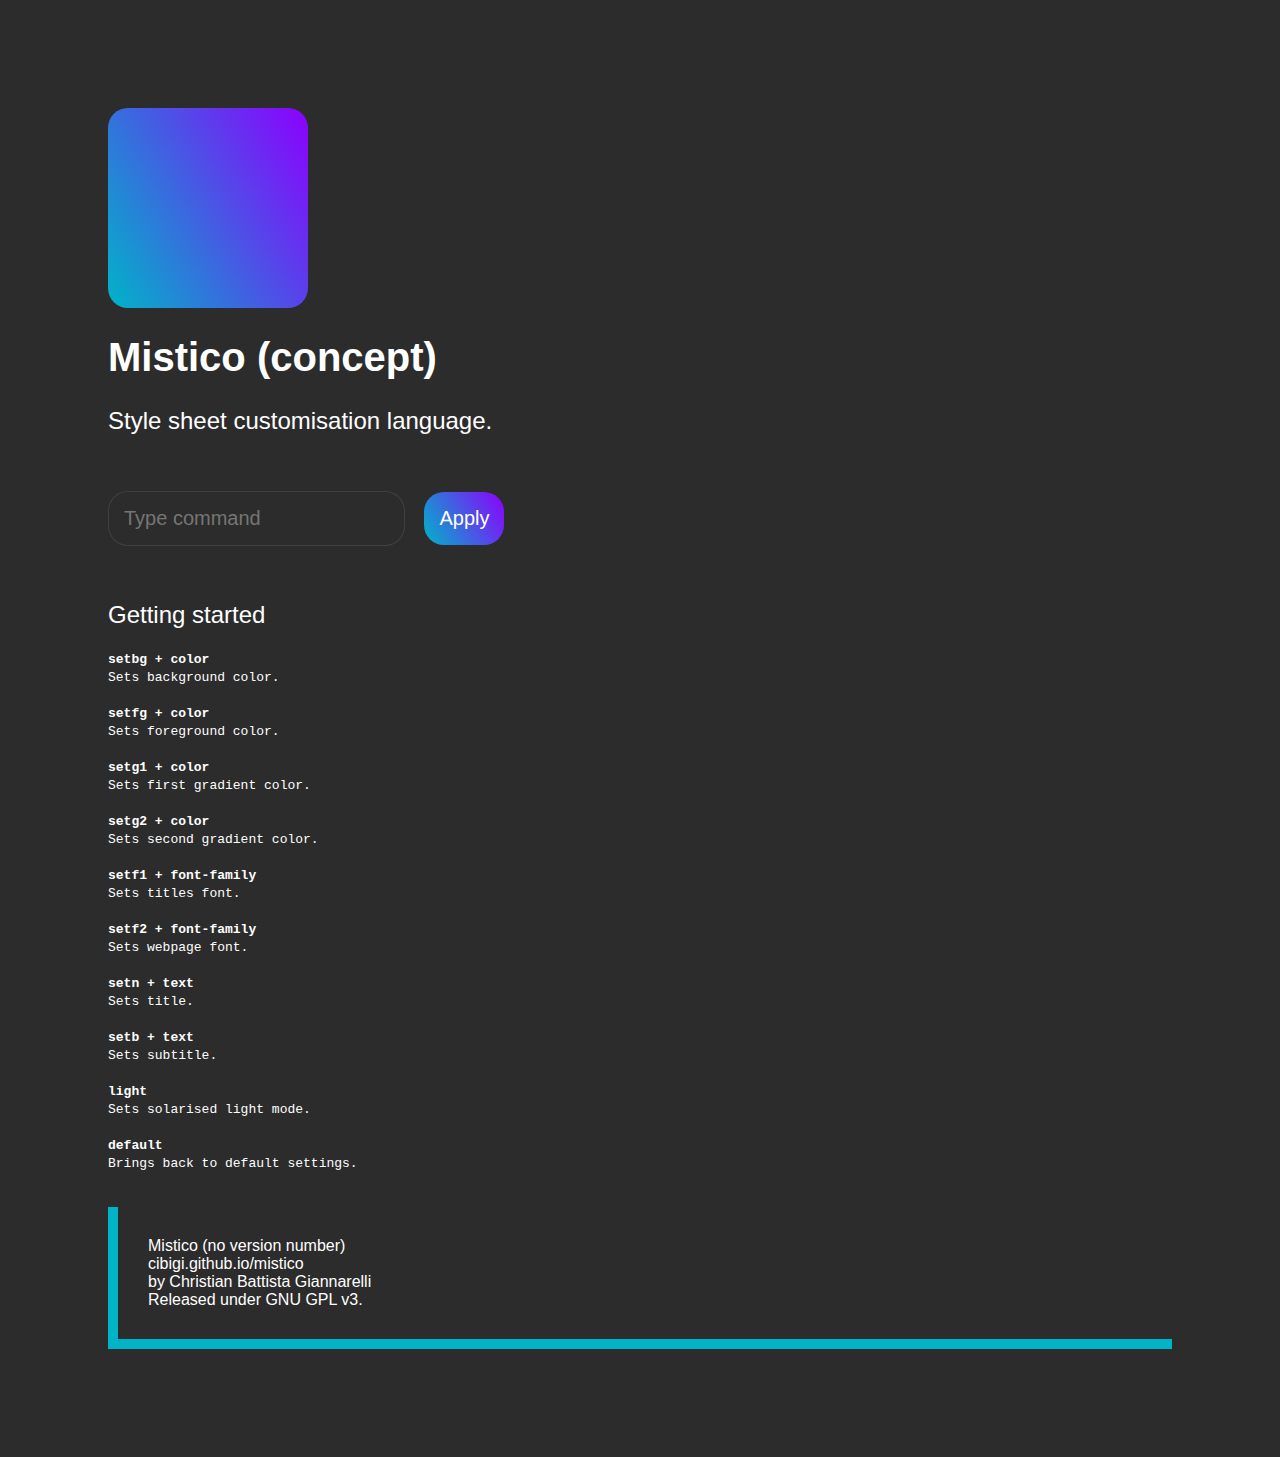
<file: index.html>
<!DOCTYPE html>
<html lang="en">
    <head>
        <title>Mistico</title>
        <meta charset="UTF-8">
        <meta name="viewport" content="width=device-width, initial-scale=1, user-scalable=no">
        <link rel="stylesheet" type="text/css" href="main.css" />
        <script type="text/javascript" src="app.js"></script>
    </head>

    <body onload="welcome()">
		<div id="square"></div>
        <h1 id="title">Mistico (concept)</h1>
        <h2 id="subtitle">Style sheet customisation language.</h2>

        <br><br>

        <div>
            <input placeholder="Type command" id="risorsa">
            <button id="risorsabutton" onclick="mistico()">Apply</button>
        </div>

        <br><br>

        <h2>Getting started</h2>
        <div class="data">
            <code>
                <b>setbg + color</b>
                <br>
                Sets background color.
                <br><br>

                <b>setfg + color</b>
                <br>
                Sets foreground color.
                <br><br>

                <b>setg1 + color</b>
                <br>
                Sets first gradient color.
                <br><br>

                <b>setg2 + color</b>
                <br>
                Sets second gradient color.
                <br><br>

                <b>setf1 + font-family</b>
                <br>
                Sets titles font.
                <br><br>

                <b>setf2 + font-family</b>
                <br>
                Sets webpage font.
                <br><br>

                <b>setn + text</b>
                <br>
                Sets title.
                <br><br>

                <b>setb + text</b>
                <br>
                Sets subtitle.
                <br><br>

                <b>light</b>
                <br>
                Sets solarised light mode.
                <br><br>

                <b>default</b>
                <br>
                Brings back to default settings.
            </code>
        </div>

		<br><br>
        
        <div class="footer">
            Mistico (no version number)<br>
			cibigi.github.io/mistico<br>
			by Christian Battista Giannarelli<br>
			Released under GNU GPL v3.
        </div>
    </body>
</html>
</file>
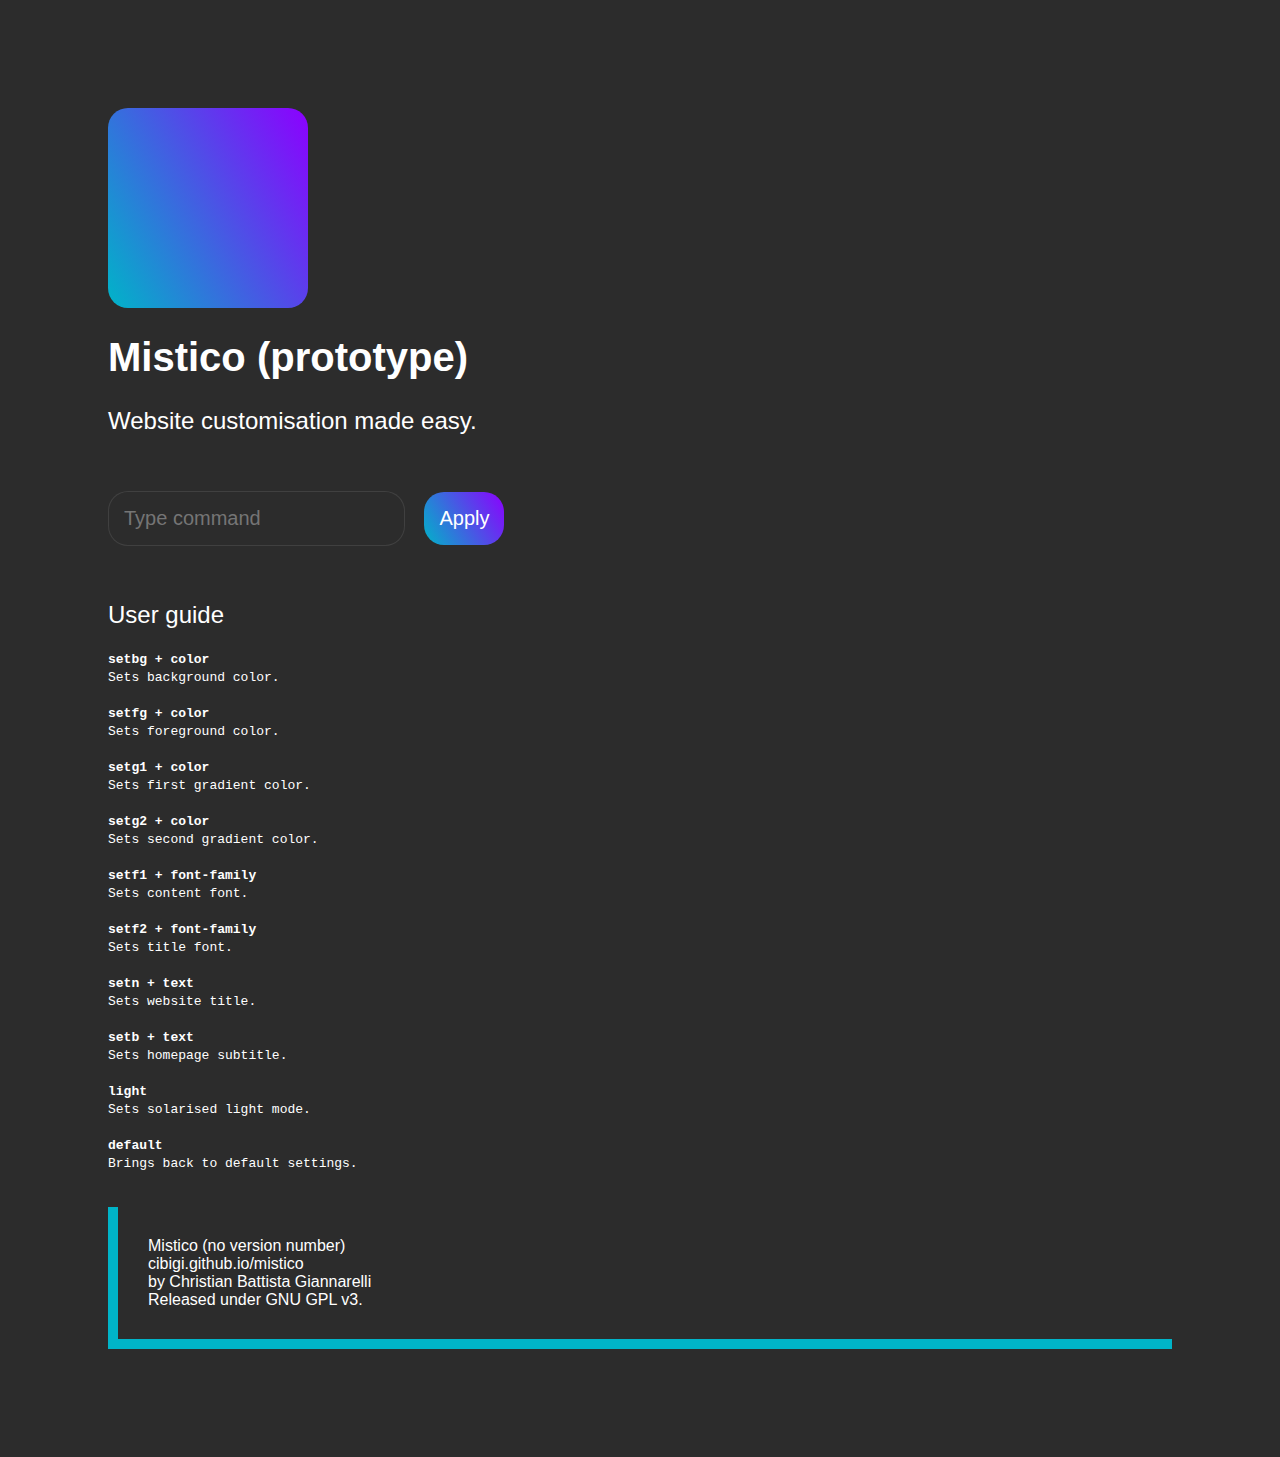
<file: mistico.html>
<!DOCTYPE html>
<html lang="en">
    <head>
        <title>Mistico</title>
        <meta charset="UTF-8">
        <meta name="viewport" content="width=device-width, initial-scale=1, user-scalable=no">
        <link rel="stylesheet" type="text/css" href="main.css" />
        <script type="text/javascript" src="app.js"></script>
    </head>

    <body onload="welcome()">
		<div id="square"></div>
        <h1 id="title">Mistico (prototype)</h1>
        <h2 id="subtitle">Website customisation made easy.</h2>

        <br><br>

        <div>
            <input placeholder="Type command" id="risorsa">
            <button id="risorsabutton" onclick="mistico()">Apply</button>
        </div>

        <br><br>

        <h2>User guide</h2>
        <div class="data">
            <code>
                <b>setbg + color</b>
                <br>
                Sets background color.
                <br><br>

                <b>setfg + color</b>
                <br>
                Sets foreground color.
                <br><br>

                <b>setg1 + color</b>
                <br>
                Sets first gradient color.
                <br><br>

                <b>setg2 + color</b>
                <br>
                Sets second gradient color.
                <br><br>

                <b>setf1 + font-family</b>
                <br>
                Sets content font.
                <br><br>

                <b>setf2 + font-family</b>
                <br>
                Sets title font.
                <br><br>

                <b>setn + text</b>
                <br>
                Sets website title.
                <br><br>

                <b>setb + text</b>
                <br>
                Sets homepage subtitle.
                <br><br>

                <b>light</b>
                <br>
                Sets solarised light mode.
                <br><br>

                <b>default</b>
                <br>
                Brings back to default settings.
            </code>
        </div>

		<br><br>
        
        <div class="footer">
            Mistico (no version number)<br>
			cibigi.github.io/mistico<br>
			by Christian Battista Giannarelli<br>
			Released under GNU GPL v3.
        </div>
    </body>
</html>
</file>
<file: main.css>
:root {
	--bgcolor: rgb(44, 44, 44);
	--fgcolor: rgb(255, 255, 255);
	--gcolor1: rgb(0, 180, 200);
	--gcolor2: rgb(140, 0, 255);
	--bordercolor: rgba(245, 245, 245, 0.1);
}

body {
	padding: 100px;
	font-family: Verdana, sans-serif;
	background-color: var(--bgcolor);
	color: var(--fgcolor);
}

h1 {
	font-size: 40px;
}

h2 {
	font-size: 30;
	font-weight: normal;
}

a {
	color: var(--fgcolor);
}

#square {
	background: linear-gradient(60deg, var(--gcolor1), var(--gcolor2));
	height: 200px;
	width: 200px;
	border-radius: 20px;
}

.footer {
	padding: 30px;
	border-bottom: 10px solid var(--gcolor1);
	border-left: 10px solid var(--gcolor1);
}

.footer p {
	font-size: 13px;
}

#risorsa {
	background-color: var(--bgcolor);
	font-size: 20px;
	padding: 15px;
	border: 1px var(--bordercolor) solid;
	border-radius: 20px;
	color: var(--fgcolor);
}

#risorsabutton {
	background: linear-gradient(60deg, var(--gcolor1), var(--gcolor2));
	font-size: 20px;
	margin-left: 15px;
	padding: 15px;
	border: none;
	border-radius: 20px;
	color: var(--fgcolor);
}

@media only screen and (max-width: 1200px) {
	body {
		padding: 6px;
	}
}
</file>
